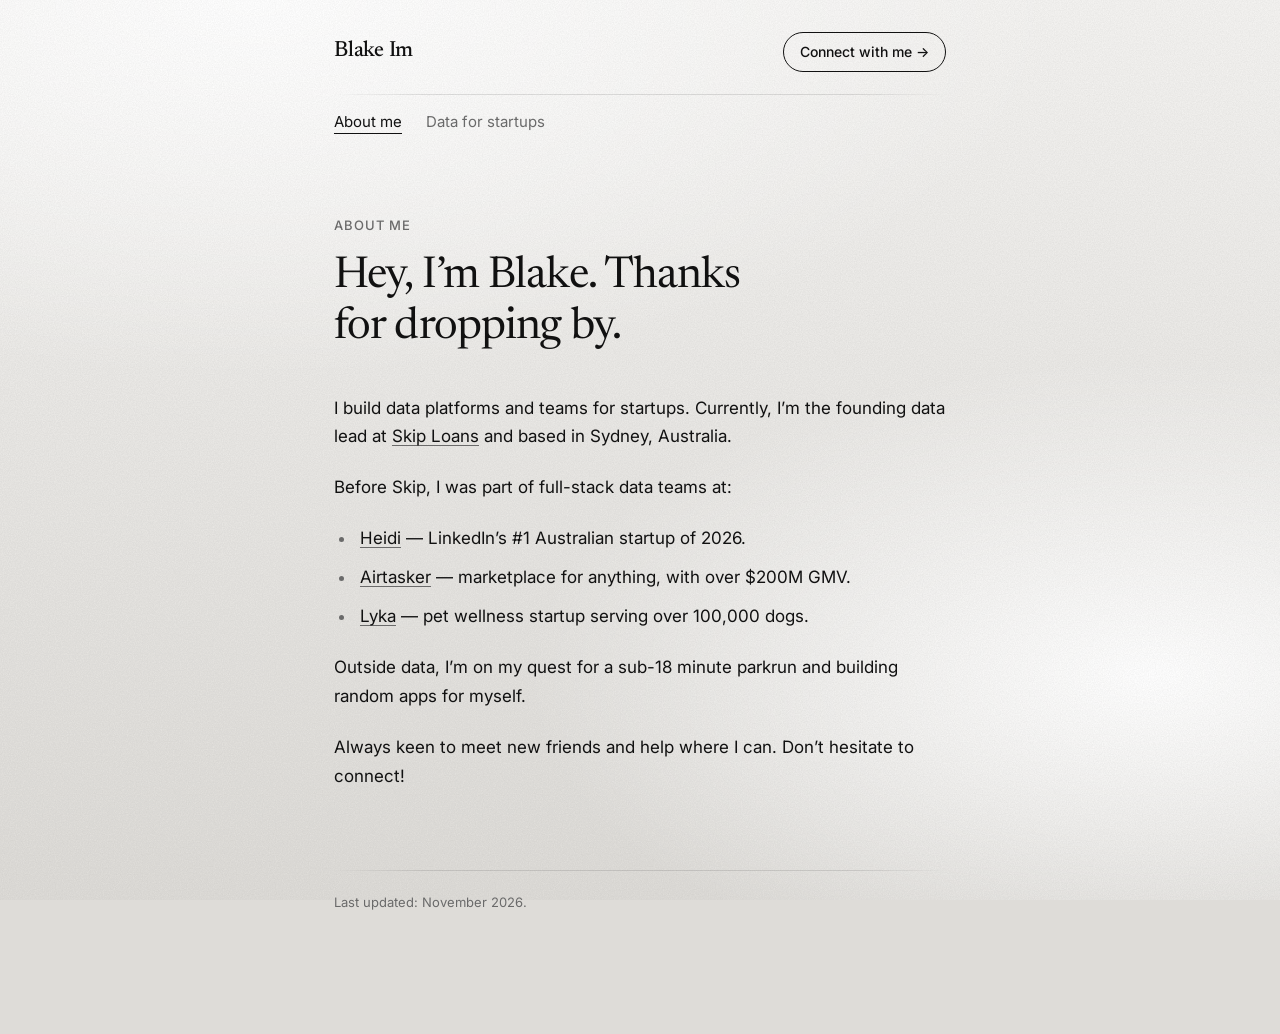
<file: index.html>
<!doctype html>
<!--
  Static page, no build step and no scripts.
  The copy lives in <main> below — edit the text, save, refresh.
  Design lives in styles.css, shared with startups.html.
-->
<html lang="en">
<head>
<meta charset="utf-8">
<meta name="viewport" content="width=device-width, initial-scale=1">
<title>Blake Im</title>
<meta name="description" content="Blake Im — founding data lead at Skip Loans, Sydney. Data platforms and teams for startups.">
<link rel="icon" href="data:image/svg+xml,<svg xmlns='http://www.w3.org/2000/svg' viewBox='0 0 16 16'><text y='13' font-size='14'>◼</text></svg>">
<link rel="preconnect" href="https://fonts.googleapis.com">
<link rel="preconnect" href="https://fonts.gstatic.com" crossorigin>
<link rel="stylesheet" href="https://fonts.googleapis.com/css2?family=Inter:wght@400;500;600&family=Newsreader:ital,opsz,wght@0,6..72,400;0,6..72,500;1,6..72,400&display=swap">
<link rel="stylesheet" href="styles.css">
</head>
<body>
<div class="page">

  <header>
    <div class="bar">
      <a class="wordmark" href="index.html">Blake Im</a>
      <a class="connect" href="https://www.linkedin.com/in/blake-im/" target="_blank" rel="noopener">Connect with me &rarr;</a>
    </div>
    <nav>
      <a href="index.html" aria-current="page">About me</a>
      <a href="startups.html">Data for startups</a>
    </nav>
  </header>

  <main>
    <p class="eyebrow">About me</p>

    <h1>Hey, I&rsquo;m Blake. Thanks for dropping by.</h1>

    <p>
      I build data platforms and teams for startups. Currently, I&rsquo;m the founding
      data lead at <a href="https://skiploans.com.au" target="_blank" rel="noopener">Skip Loans</a>
      and based in Sydney, Australia.
    </p>

    <p>Before Skip, I was part of full-stack data teams at:</p>

    <ul>
      <li><a href="https://heidihealth.com" target="_blank" rel="noopener">Heidi</a> &mdash; LinkedIn&rsquo;s #1 Australian startup of 2026.</li>
      <li><a href="https://airtasker.com" target="_blank" rel="noopener">Airtasker</a> &mdash; marketplace for anything, with over $200M GMV.</li>
      <li><a href="https://lyka.com.au" target="_blank" rel="noopener">Lyka</a> &mdash; pet wellness startup serving over 100,000 dogs.</li>
    </ul>

    <p>Outside data, I&rsquo;m on my quest for a sub-18 minute parkrun and building random apps for myself.</p>

    <p>Always keen to meet new friends and help where I can. Don&rsquo;t hesitate to connect!</p>

    <footer>Last updated: November 2026.</footer>
  </main>

</div>
</body>
</html>
</file>
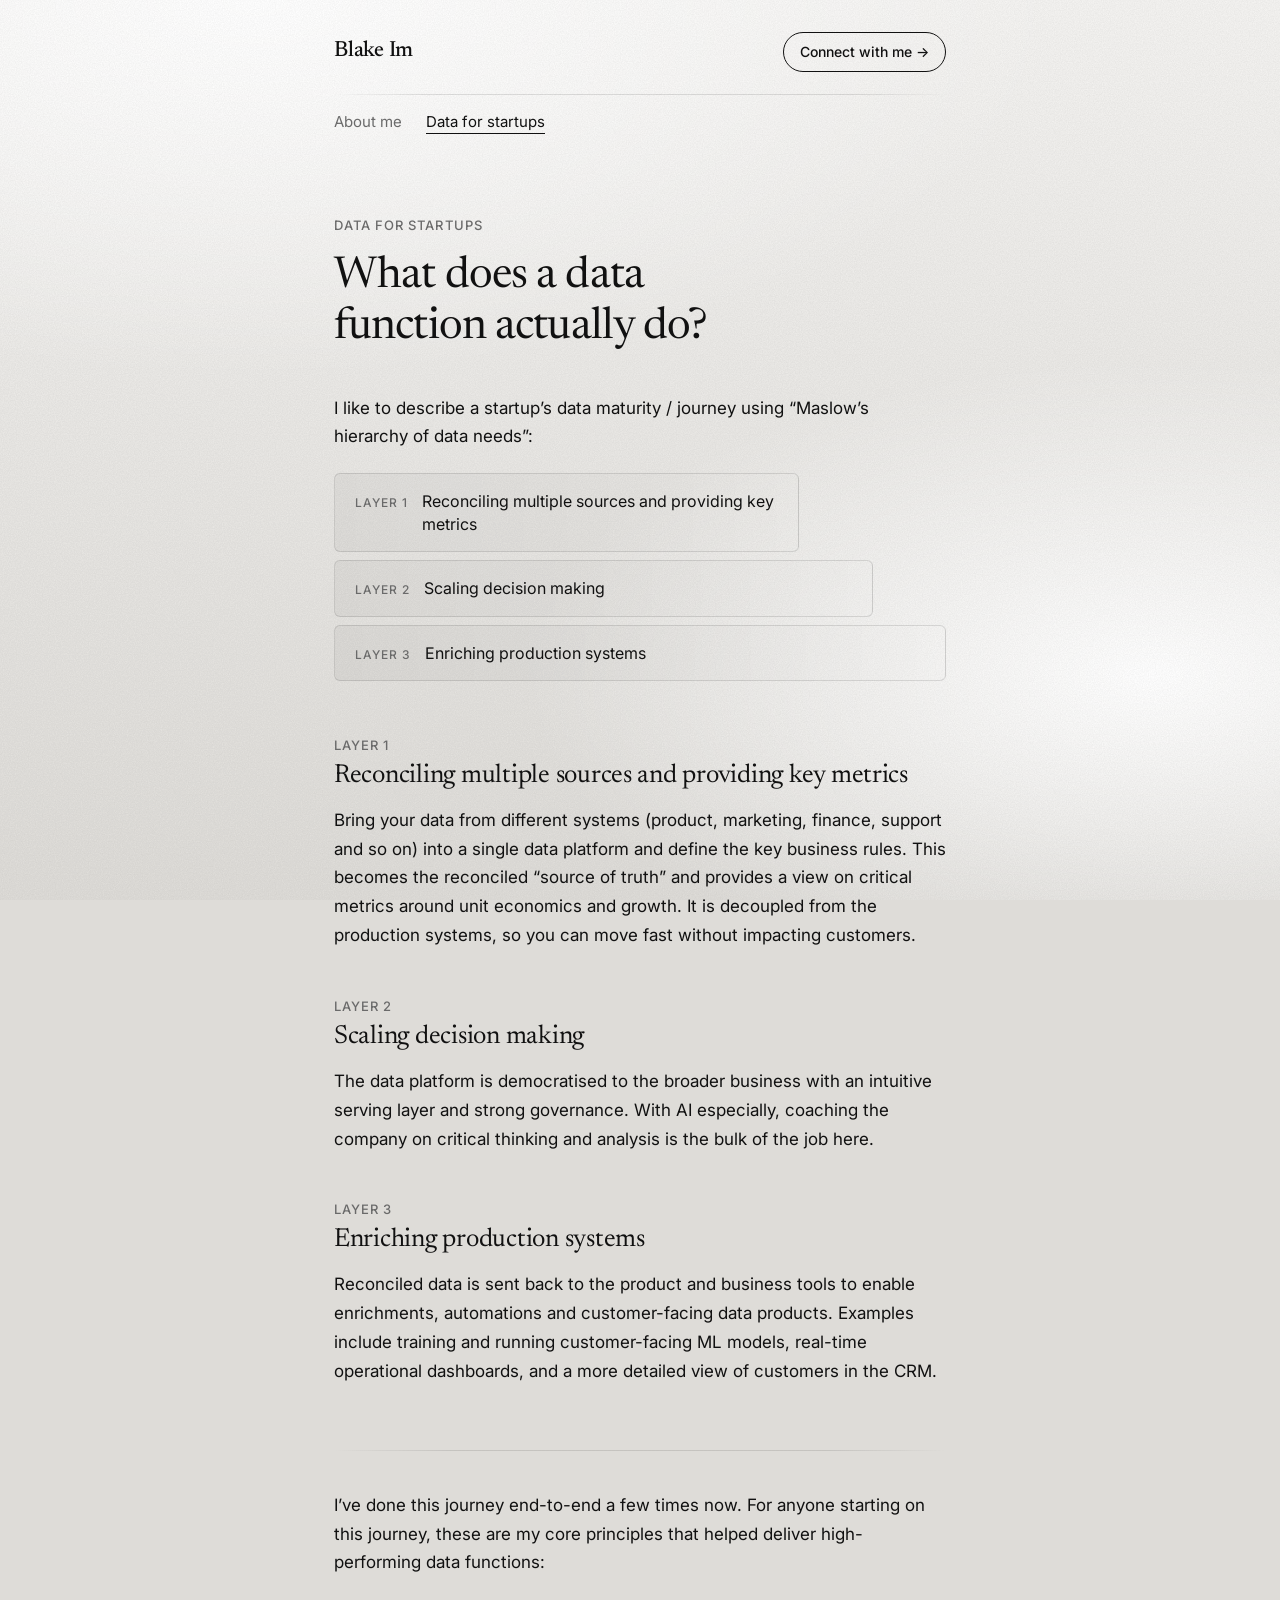
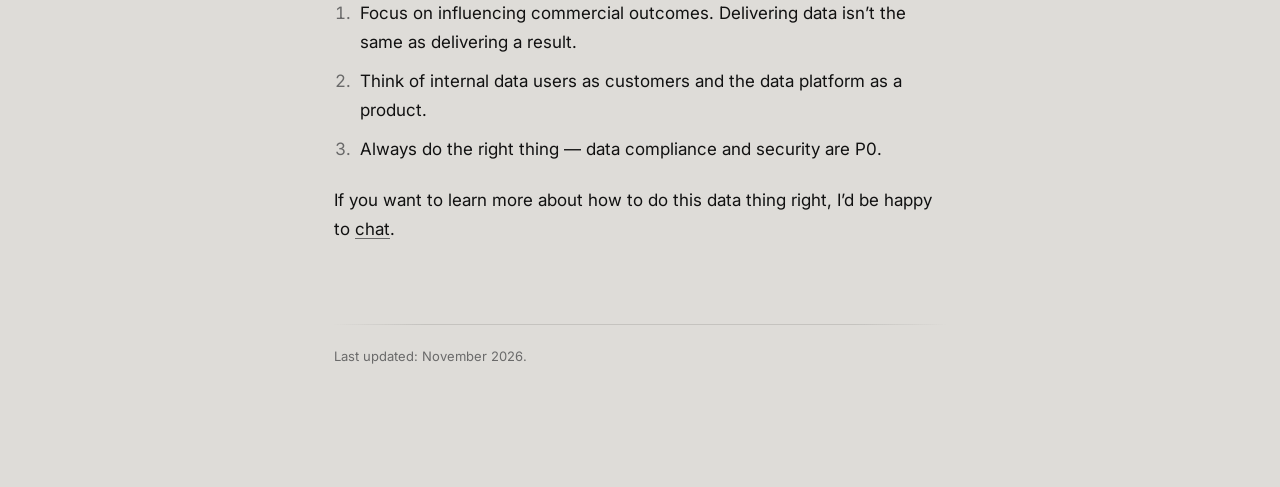
<file: startups.html>
<!doctype html>
<!--
  Static page, no build step and no scripts.
  The copy lives in <main> below — edit the text, save, refresh.
  Design lives in styles.css, shared with index.html.
-->
<html lang="en">
<head>
<meta charset="utf-8">
<meta name="viewport" content="width=device-width, initial-scale=1">
<title>Data for startups — Blake Im</title>
<meta name="description" content="What a startup data function actually does — the hierarchy of data needs, and the principles behind building one.">
<link rel="icon" href="data:image/svg+xml,<svg xmlns='http://www.w3.org/2000/svg' viewBox='0 0 16 16'><text y='13' font-size='14'>◼</text></svg>">
<link rel="preconnect" href="https://fonts.googleapis.com">
<link rel="preconnect" href="https://fonts.gstatic.com" crossorigin>
<link rel="stylesheet" href="https://fonts.googleapis.com/css2?family=Inter:wght@400;500;600&family=Newsreader:ital,opsz,wght@0,6..72,400;0,6..72,500;1,6..72,400&display=swap">
<link rel="stylesheet" href="styles.css">
</head>
<body>
<div class="page">

  <header>
    <div class="bar">
      <a class="wordmark" href="index.html">Blake Im</a>
      <a class="connect" href="https://www.linkedin.com/in/blake-im/" target="_blank" rel="noopener">Connect with me &rarr;</a>
    </div>
    <nav>
      <a href="index.html">About me</a>
      <a href="startups.html" aria-current="page">Data for startups</a>
    </nav>
  </header>

  <main>
    <p class="eyebrow">Data for startups</p>

    <h1>What does a data function actually do?</h1>

    <p>
      I like to describe a startup&rsquo;s data maturity / journey using
      &ldquo;Maslow&rsquo;s hierarchy of data needs&rdquo;:
    </p>

    <figure class="pyramid" role="img"
      aria-label="Three layers, each wider than the last. Layer 1, reconciling multiple sources and providing key metrics. Layer 2, scaling decision making. Layer 3, enriching production systems.">
      <div class="tier tier-1"><span class="tier-n">Layer 1</span> Reconciling multiple sources and providing key metrics</div>
      <div class="tier tier-2"><span class="tier-n">Layer 2</span> Scaling decision making</div>
      <div class="tier tier-3"><span class="tier-n">Layer 3</span> Enriching production systems</div>
    </figure>

    <h2><span class="layer-no">Layer 1</span>Reconciling multiple sources and providing key metrics</h2>
    <p>
      Bring your data from different systems (product, marketing, finance, support
      and so on) into a single data platform and define the key business rules. This
      becomes the reconciled &ldquo;source of truth&rdquo; and provides a view on
      critical metrics around unit economics and growth. It is decoupled from the
      production systems, so you can move fast without impacting customers.
    </p>

    <h2><span class="layer-no">Layer 2</span>Scaling decision making</h2>
    <p>
      The data platform is democratised to the broader business with an intuitive
      serving layer and strong governance. With AI especially, coaching the company
      on critical thinking and analysis is the bulk of the job here.
    </p>

    <h2><span class="layer-no">Layer 3</span>Enriching production systems</h2>
    <p>
      Reconciled data is sent back to the product and business tools to enable
      enrichments, automations and customer-facing data products. Examples include
      training and running customer-facing ML models, real-time operational
      dashboards, and a more detailed view of customers in the CRM.
    </p>

    <hr>

    <p>
      I&rsquo;ve done this journey end-to-end a few times now. For anyone starting on
      this journey, these are my core principles that helped deliver high-performing
      data functions:
    </p>

    <ol>
      <li>Focus on influencing commercial outcomes. Delivering data isn&rsquo;t the same as delivering a result.</li>
      <li>Think of internal data users as customers and the data platform as a product.</li>
      <li>Always do the right thing &mdash; data compliance and security are P0.</li>
    </ol>

    <p>
      If you want to learn more about how to do this data thing right, I&rsquo;d be happy to
      <a href="https://www.linkedin.com/in/blake-im/" target="_blank" rel="noopener">chat</a>.
    </p>

    <footer>Last updated: November 2026.</footer>
  </main>

</div>
</body>
</html>
</file>
<file: styles.css>
/*
  Shared by index.html and startups.html.
  Colours are tokens on :root, with the dark-mode set right underneath.
  Black and white only: the texture comes from soft radial fades on <body>
  and a fixed film-grain layer (an inline SVG noise) on body::before.
*/

:root {
  --bg: #f4f3f1;
  --bg-deep: #dedcd8;
  --glow: #ffffff;
  --text: #111111;
  --dim: #6a6a6a;
  --rule: rgba(17, 17, 17, 0.12);
  --tint: rgba(17, 17, 17, 0.045);
  --grain-opacity: 0.16;
  --grain-blend: multiply;

  --serif: "Newsreader", "Iowan Old Style", Georgia, "Times New Roman", serif;
  --sans: "Inter", -apple-system, BlinkMacSystemFont, "Segoe UI", Roboto, Helvetica, Arial, sans-serif;
}
@media (prefers-color-scheme: dark) {
  :root {
    --bg: #0c0c0c;
    --bg-deep: #000000;
    --glow: #262626;
    --text: #ededed;
    --dim: #8c8c8c;
    --rule: rgba(237, 237, 237, 0.13);
    --tint: rgba(237, 237, 237, 0.05);
    --grain-opacity: 0.11;
    --grain-blend: screen;
  }
}

* { box-sizing: border-box; }

html {
  -webkit-text-size-adjust: 100%;
  background: var(--bg-deep);
}

body {
  position: relative;
  margin: 0;
  min-height: 100vh;
  color: var(--text);
  font-family: var(--sans);
  font-size: 17px;
  line-height: 1.7;
  -webkit-font-smoothing: antialiased;
  /* a light source top-left, a second softer one lower right, fading to the edges */
  background:
    radial-gradient(ellipse 90% 60% at 20% 0%, var(--glow) 0%, transparent 70%),
    radial-gradient(ellipse 70% 50% at 90% 75%, var(--glow) 0%, transparent 70%),
    linear-gradient(180deg, var(--bg) 0%, var(--bg-deep) 100%);
  background-attachment: fixed;
}

/* film grain */
body::before {
  content: "";
  position: fixed;
  inset: 0;
  z-index: 0;
  pointer-events: none;
  opacity: var(--grain-opacity);
  mix-blend-mode: var(--grain-blend);
  background-image: url("data:image/svg+xml,%3Csvg xmlns='http://www.w3.org/2000/svg' width='220' height='220'%3E%3Cfilter id='n'%3E%3CfeTurbulence type='fractalNoise' baseFrequency='0.85' numOctaves='3' stitchTiles='stitch'/%3E%3CfeColorMatrix values='0 0 0 0 0.5  0 0 0 0 0.5  0 0 0 0 0.5  0 0 0 1.6 -0.3'/%3E%3C/filter%3E%3Crect width='100%25' height='100%25' filter='url(%23n)'/%3E%3C/svg%3E");
  background-size: 220px 220px;
}

.page {
  position: relative;
  z-index: 1;
  max-width: 660px;
  margin: 0 auto;
  padding: 0 24px 120px;
}

/* ---- header ------------------------------------------------------ */

header { padding: 32px 0 0; }

.bar {
  display: flex;
  align-items: center;
  justify-content: space-between;
  gap: 16px;
}

.wordmark {
  font-family: var(--serif);
  font-size: 22px;
  font-weight: 500;
  letter-spacing: -0.01em;
  color: var(--text);
  text-decoration: none;
}

.connect {
  font-size: 14px;
  font-weight: 500;
  color: var(--text);
  text-decoration: none;
  border: 1px solid var(--text);
  border-radius: 999px;
  padding: 7px 16px;
  white-space: nowrap;
  transition: background 0.15s ease, color 0.15s ease;
}
.connect:hover,
.connect:focus-visible {
  background: var(--text);
  color: var(--bg);
}

nav {
  display: flex;
  gap: 24px;
  margin-top: 22px;
  padding-top: 14px;
  /* a rule that fades out at both ends */
  border-top: 1px solid transparent;
  border-image: linear-gradient(90deg, transparent, var(--rule) 15%, var(--rule) 85%, transparent) 1;
}
nav a {
  font-size: 15px;
  color: var(--dim);
  text-decoration: none;
  transition: color 0.15s ease;
}
nav a:hover { color: var(--text); }
nav a[aria-current="page"] {
  color: var(--text);
  text-decoration: underline;
  text-decoration-thickness: 1px;
  text-underline-offset: 6px;
}

/* ---- content ----------------------------------------------------- */

main { padding-top: 80px; }

.eyebrow {
  font-size: 13px;
  font-weight: 500;
  letter-spacing: 0.08em;
  text-transform: uppercase;
  color: var(--dim);
  margin: 0 0 16px;
}

h1, h2 {
  font-family: var(--serif);
  font-weight: 400;
  text-wrap: balance;
}

h1 {
  font-size: 44px;
  line-height: 1.15;
  letter-spacing: -0.02em;
  margin: 0 0 40px;
}

h2 {
  font-size: 26px;
  line-height: 1.3;
  letter-spacing: -0.01em;
  margin: 48px 0 12px;
}

.layer-no {
  display: block;
  font-family: var(--sans);
  font-size: 13px;
  font-weight: 500;
  letter-spacing: 0.08em;
  text-transform: uppercase;
  color: var(--dim);
  margin-bottom: 6px;
}

p { margin: 0 0 22px; }

/* ---- the hierarchy of data needs --------------------------------- */
/* A left-aligned staircase, Layer 1 first: every tier starts at the same
   edge and runs further right as the maturity grows. All tiers share the
   same border and fade, so only the width changes. */

.pyramid {
  margin: 0 0 56px;
  display: flex;
  flex-direction: column;
  align-items: flex-start;
  gap: 8px;
}

.tier {
  display: flex;
  align-items: baseline;
  justify-content: flex-start;
  gap: 14px;
  width: 100%;
  padding: 16px 20px;
  border: 1px solid var(--rule);
  border-radius: 6px;
  font-size: 16px;
  line-height: 1.4;
  text-align: left;
  background: linear-gradient(90deg, var(--tint), transparent);
}
.tier-1 { width: 76%; }
.tier-2 { width: 88%; }
.tier-3 { width: 100%; }

.tier-n {
  font-size: 12px;
  font-weight: 500;
  letter-spacing: 0.08em;
  text-transform: uppercase;
  color: var(--dim);
  white-space: nowrap;
}

ul, ol {
  margin: 0 0 22px;
  padding-left: 22px;
}
li { margin: 0 0 10px; padding-left: 4px; }
li::marker { color: var(--dim); }

a {
  color: inherit;
  text-decoration: underline;
  text-decoration-color: var(--dim);
  text-underline-offset: 3px;
  text-decoration-thickness: 1px;
  transition: text-decoration-color 0.15s ease;
}
a:hover { text-decoration-color: var(--text); }

hr {
  border: 0;
  height: 1px;
  background: linear-gradient(90deg, transparent, var(--rule) 20%, var(--rule) 80%, transparent);
  margin: 64px 0 40px;
}

footer {
  margin-top: 80px;
  padding-top: 20px;
  border-top: 1px solid transparent;
  border-image: linear-gradient(90deg, transparent, var(--rule) 15%, var(--rule) 85%, transparent) 1;
  font-size: 13px;
  color: var(--dim);
}

@media (max-width: 520px) {
  body { font-size: 16px; }
  main { padding-top: 56px; }
  h1 { font-size: 34px; }
  h2 { font-size: 23px; }
  nav { gap: 18px; }
  /* stacking the label over the title, still flush to the left edge */
  .tier { flex-direction: column; align-items: flex-start; gap: 4px; padding: 13px 15px; }
  .tier-1 { width: 86%; }
  .tier-2 { width: 93%; }
}
</file>
